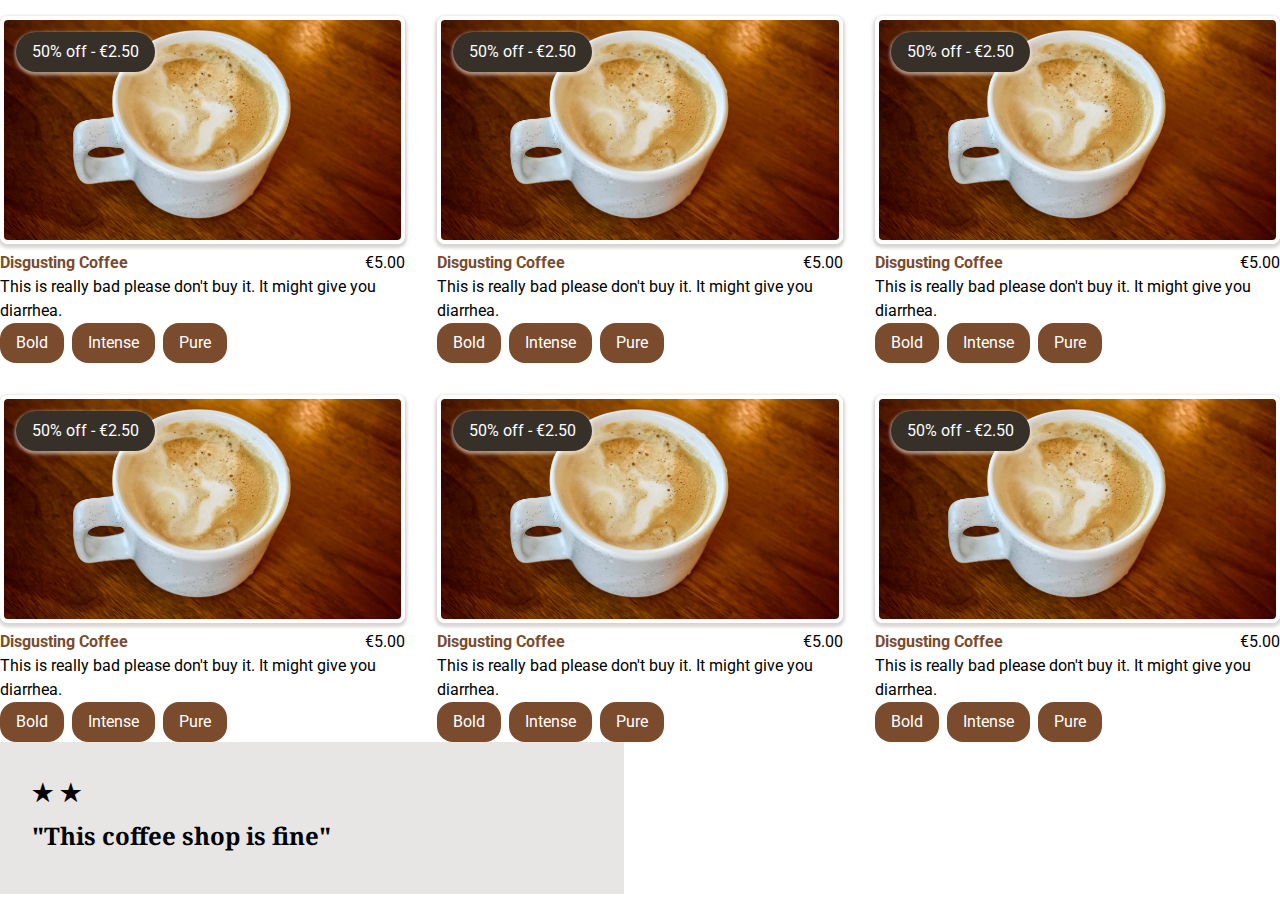
<file: coffee/index.html>
<!DOCTYPE html>
<html lang="en">
<head>
    <meta charset="UTF-8">
    <meta name="viewport" content="width=device-width, initial-scale=1.0">

    <link rel="stylesheet" href="style.css">

    <title>Coffee Shop</title>
</head>
<body>
    
    <main class="container">
        
        <section class="grid-3col gap-3">

            <!-- A Column -->
            <div class="col">
                <figure class="product-image">
                    <img src="assets/coffee-cup.jpeg" alt="">
                    <figcaption class="product-tag">50% off - &euro;2.50</figcaption>
                </figure>

                <div class="d-flex flex-between">
                    <strong class="text-primary">Disgusting Coffee</strong>
                    <span>&euro;5.00</span>
                </div>

                <p class="line-2">This is really bad please don't buy it. It might give you diarrhea.</p>

                <div class="tags">
                    <a href="#" class="tag-item">Bold</a>
                    <a href="#" class="tag-item">Intense</a>
                    <a href="#" class="tag-item">Pure</a>
                </div>
            </div>

            <!-- A Column -->
            <div class="col">
                <figure class="product-image">
                    <img src="assets/coffee-cup.jpeg" alt="">
                    <figcaption class="product-tag">50% off - &euro;2.50</figcaption>
                </figure>

                <div class="d-flex flex-between">
                    <strong class="text-primary">Disgusting Coffee</strong>
                    <span>&euro;5.00</span>
                </div>

                <p class="line-2">This is really bad please don't buy it. It might give you diarrhea.</p>

                <div class="tags">
                    <a href="#" class="tag-item">Bold</a>
                    <a href="#" class="tag-item">Intense</a>
                    <a href="#" class="tag-item">Pure</a>
                </div>
            </div>

            <!-- A Column -->
            <div class="col">
                <figure class="product-image">
                    <img src="assets/coffee-cup.jpeg" alt="">
                    <figcaption class="product-tag">50% off - &euro;2.50</figcaption>
                </figure>

                <div class="d-flex flex-between">
                    <strong class="text-primary">Disgusting Coffee</strong>
                    <span>&euro;5.00</span>
                </div>

                <p class="line-2">This is really bad please don't buy it. It might give you diarrhea.</p>

                <div class="tags">
                    <a href="#" class="tag-item">Bold</a>
                    <a href="#" class="tag-item">Intense</a>
                    <a href="#" class="tag-item">Pure</a>
                </div>
            </div>

            <!-- A Column -->
            <div class="col">
                <figure class="product-image">
                    <img src="assets/coffee-cup.jpeg" alt="">
                    <figcaption class="product-tag">50% off - &euro;2.50</figcaption>
                </figure>

                <div class="d-flex flex-between">
                    <strong class="text-primary">Disgusting Coffee</strong>
                    <span>&euro;5.00</span>
                </div>

                <p class="line-2">This is really bad please don't buy it. It might give you diarrhea.</p>

                <div class="tags">
                    <a href="#" class="tag-item">Bold</a>
                    <a href="#" class="tag-item">Intense</a>
                    <a href="#" class="tag-item">Pure</a>
                </div>
            </div>

            <!-- A Column -->
            <div class="col">
                <figure class="product-image">
                    <img src="assets/coffee-cup.jpeg" alt="">
                    <figcaption class="product-tag">50% off - &euro;2.50</figcaption>
                </figure>

                <div class="d-flex flex-between">
                    <strong class="text-primary">Disgusting Coffee</strong>
                    <span>&euro;5.00</span>
                </div>

                <p class="line-2">This is really bad please don't buy it. It might give you diarrhea.</p>

                <div class="tags">
                    <a href="#" class="tag-item">Bold</a>
                    <a href="#" class="tag-item">Intense</a>
                    <a href="#" class="tag-item">Pure</a>
                </div>
            </div>

            <!-- A Column -->
            <div class="col">
                <figure class="product-image">
                    <img src="assets/coffee-cup.jpeg" alt="">
                    <figcaption class="product-tag">50% off - &euro;2.50</figcaption>
                </figure>

                <div class="d-flex flex-between">
                    <strong class="text-primary">Disgusting Coffee</strong>
                    <span>&euro;5.00</span>
                </div>

                <p class="line-2">This is really bad please don't buy it. It might give you diarrhea.</p>

                <div class="tags">
                    <a href="#" class="tag-item">Bold</a>
                    <a href="#" class="tag-item">Intense</a>
                    <a href="#" class="tag-item">Pure</a>
                </div>
            </div>

        </section>

        <section class="grid-2col gap-3">

            <div class="bg-muted p-3">
                <h2>
                    &#9733;
                    &#9733;
                </h2>

                <h2>
                    "This coffee shop is fine"
                </h2>
            </div>

        </section>
        
    </main>
    
</body>
</html>
</file>
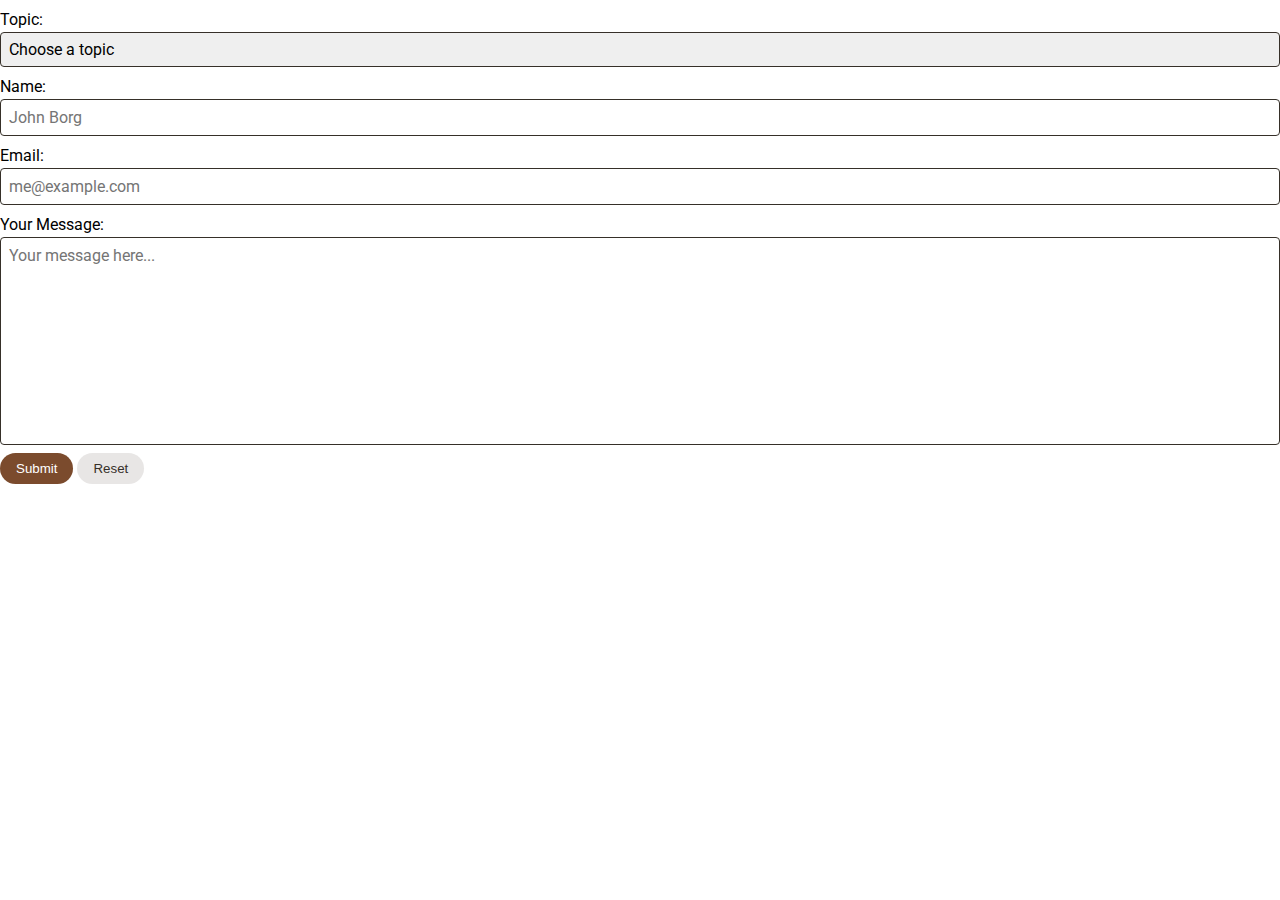
<file: coffee/contact.html>
<!DOCTYPE html>
<html lang="en">
<head>
    <meta charset="UTF-8">
    <meta name="viewport" content="width=device-width, initial-scale=1.0">

    <link rel="stylesheet" href="style.css">

    <title>Contact Form</title>
</head>
<body>
    
    <form action="mailto:info@coffee.com" method="post" enctype="text/plain" class="contact-form">

        <div>
            <label for="input-topic">Topic:</label>
            <select name="topic" id="input-topic" required>
                <option value="" disabled selected>Choose a topic</option>
                <option value="I love coffee">I love coffee</option>
                <option value="I hate coffee">I hate coffee</option>
            </select>
        </div>

        <div>
            <!-- Labels can be linked to inputs using ID -->
            <label for="input-name">Name:</label>
            <input type="text" name="name"
                id="input-name"
                placeholder="John Borg"
                required
                minlength="4">
        </div>

        <div>
            <label for="input-email">Email:</label>
            <input type="email" name="email"
                id="input-email"
                placeholder="me@example.com"
                required>
        </div>

        <div>
            <label for="input-message">Your Message:</label>
            <textarea name="message" id="input-message"
                placeholder="Your message here..."
                cols="30"
                rows="10"
                required
                minlength="20"></textarea>
        </div>

        <button type="submit" class="btn btn-primary">Submit</button>
        <button type="reset" class="btn btn-secondary">Reset</button>
    </form>

</body>
</html>
</file>
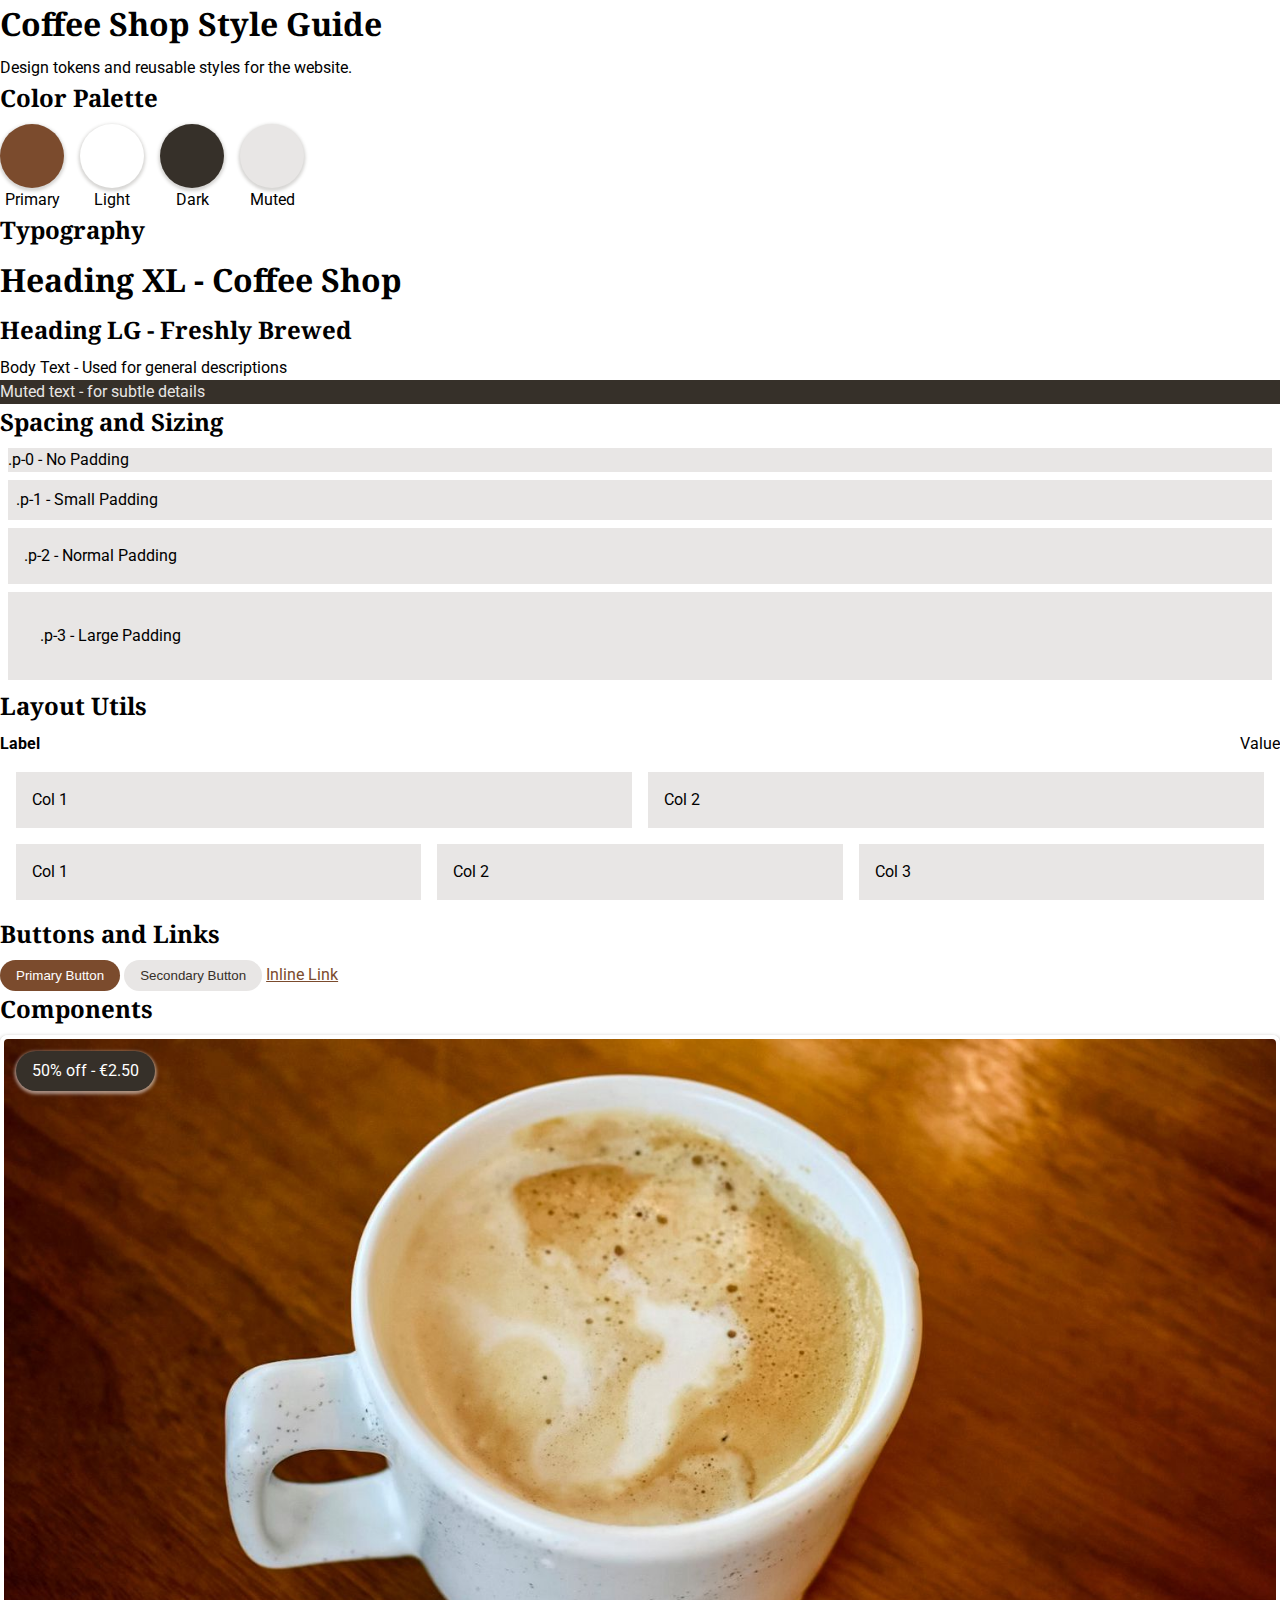
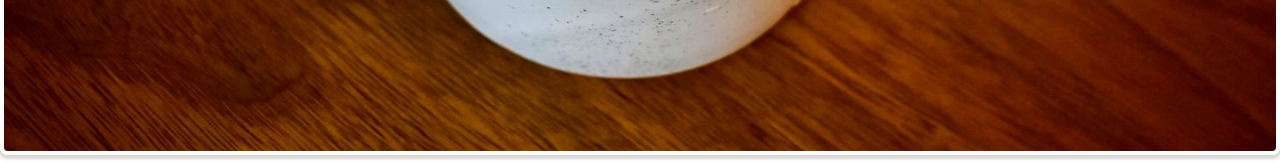
<file: coffee/style-guide.html>
<!DOCTYPE html>
<html lang="en">
<head>
    <meta charset="UTF-8">
    <meta name="viewport" content="width=device-width, initial-scale=1.0">

    <link rel="stylesheet" href="style.css">

    <title>Coffee Shop Style Guide</title>
</head>
<body>
    
    <main>
        <h1>Coffee Shop Style Guide</h1>
        <p>Design tokens and reusable styles for the website.</p>

        <!-- Color Palette -->
        <section id="colors">
            <h2>Color Palette</h2>

            <article class="swatches d-flex gap-2">

                <!-- Color Swatch -->
                <div class="swatch">
                    <div class="swatch-value bg-primary"></div>
                    <p class="swatch-name">Primary</p>
                </div>

                <!-- Color Swatch -->
                <div class="swatch">
                    <div class="swatch-value bg-light"></div>
                    <p class="swatch-name">Light</p>
                </div>

                <!-- Color Swatch -->
                <div class="swatch">
                    <div class="swatch-value bg-dark"></div>
                    <p class="swatch-name">Dark</p>
                </div>

                <!-- Color Swatch -->
                <div class="swatch">
                    <div class="swatch-value bg-muted"></div>
                    <p class="swatch-name">Muted</p>
                </div>

            </article>
        </section>

        <!-- Fonts and Typography -->
        <section id="typography">
            <h2>Typography</h2>

            <h1 class="heading-xl">Heading XL - Coffee Shop</h1>
            <h2 class="heading-lg">Heading LG - Freshly Brewed</h2>
            <p>Body Text - Used for general descriptions</p>
            <p class="text-muted bg-dark">Muted text - for subtle details</p>
        </section>

        <!-- Spacing and Sizing -->
        <section id="spacing">
            <h2>Spacing and Sizing</h2>

            <div class="bg-muted p-0 m-1">.p-0 - No Padding</div>
            <div class="bg-muted p-1 m-1">.p-1 - Small Padding</div>
            <div class="bg-muted p-2 m-1">.p-2 - Normal Padding</div>
            <div class="bg-muted p-3 m-1">.p-3 - Large Padding</div>
        </section>

        <!-- Layout Utils -->
        <section id="layout">
            <h2>Layout Utils</h2>

            <div class="d-flex flex-between">
                <strong>Label</strong> <!-- bold -->
                <span>Value</span> <!-- text -->
            </div>

            <div class="grid-2col gap-2 m-2">
                <div class="bg-muted p-2">Col 1</div>
                <div class="bg-muted p-2">Col 2</div>
            </div>

            <div class="grid-3col gap-2 m-2">
                <div class="bg-muted p-2">Col 1</div>
                <div class="bg-muted p-2">Col 2</div>
                <div class="bg-muted p-2">Col 3</div>
            </div>
        </section>

        <!-- Buttons and Links -->
        <section id="buttons">
            <h2>Buttons and Links</h2>

            <button class="btn btn-primary">Primary Button</button>
            <button class="btn btn-secondary">Secondary Button</button>
            <a href="#" class="link">Inline Link</a>
        </section>

        <!-- Components -->
        <section id="components">
            <h2>Components</h2>

            <!-- Product Image -->
            <figure class="product-image">
                <img src="assets/coffee-cup.jpeg" alt="">
                <figcaption class="product-tag">50% off - &euro;2.50</figcaption>
            </figure>
        </section>
    </main>

</body>
</html>
</file>
<file: coffee/style.css>
/* Imports the Google Fonts */
@import url('https://fonts.googleapis.com/css2?family=Noto+Serif:ital,wght@0,100..900;1,100..900&family=Roboto:ital,wght@0,100..900;1,100..900&display=swap');

/* Variables for this website */
:root {
    --primary: #7b4b2d;
    --primary-tint: #a16e4e;
    --primary-shade: #5d3116;

    --light: #ffffff;
    --dark: #363029;

    --muted: #e8e6e5;
    --muted-tint: #f8f6f5;
    --muted-shade: #c8c6c5;

    --font-normal: Roboto, Arial, sans-serif;
    --font-heading: 'Noto Serif', serif;

    --space-0: 0; /* 0px */
    --space-1: 0.5rem; /* 8px */
    --space-2: 1rem; /* 16px */
    --space-3: 2rem; /* 32px */

    --shadow-dark: 0 0.1rem 0.2rem 0.1rem rgba(54, 48, 41, 0.2);
    --shadow-light: 0 0.1rem 0.2rem 0.1rem rgba(255, 255, 255, 0.5);
}

/* CSS Reset */
* {
    box-sizing: border-box;
    /* will force elements to scale from the border instead */
    margin: 0;
    padding: 0;
}

body {
    font-family: var(--font-normal);
    line-height: 1.5;
}

h1, h2, h3, h4, h5, h6 {
    font-family: var(--font-heading);
    margin-bottom: 0.5rem;
}

/*********************** BUTTONS ***********************/
.btn {
    border: none;
    border-radius: var(--space-2);
    padding: var(--space-1) var(--space-2);
    cursor: pointer;
}

.btn-primary {
    background-color: var(--primary);
    color: var(--light);
}
.btn-primary:hover {
    background-color: var(--primary-tint);
}
.btn-primary:active {
    background-color: var(--primary-shade);
}

.btn-secondary {
    background-color: var(--muted);
    color: var(--dark);
}
.btn-secondary:hover {
    background-color: var(--muted-tint);
}
.btn-secondary:active {
    background-color: var(--muted-shade);
}

.link {
    color: var(--primary);
    text-decoration: underline;
}
.link:hover {
    color: var(--primary-tint);
}
.link:active {
    color: var(--primary-shade);
}

/*********************** COLORS ***********************/
.bg-primary { background-color: var(--primary); } /* var() looks for a variable */
.bg-light { background-color: var(--light); }
.bg-dark { background-color: var(--dark); }
.bg-muted { background-color: var(--muted); }

.text-primary { color: var(--primary); }
.text-light { color: var(--light); }
.text-dark { color: var(--dark); }
.text-muted { color: var(--muted); }

.shadow-dark { box-shadow: var(--shadow-dark); }
.shadow-light { box-shadow: var(--shadow-light); }

/*********************** COMPONENTS ***********************/
.product-image {
    position: relative;
    /* This will tell the product-tag to behave */
}

.product-image img {
    aspect-ratio: 16 / 9;
    width: 100%;
    object-fit: cover;

    border: 4px solid var(--light);
    border-radius: var(--space-1);

    box-shadow: var(--shadow-dark);
}

.product-image .product-tag {
    background-color: var(--dark);
    color: var(--light);
    box-shadow: var(--shadow-light);

    padding: var(--space-1) var(--space-2);
    border-radius: var(--space-3);

    position: absolute;
    top: var(--space-2);
    left: var(--space-2);
}

.profile {
    display: grid;
    grid-template-rows: repeat(2, 1fr);
    grid-template-columns: auto 1fr;

    column-gap: var(--space-2);
}

.profile img {
    grid-column: 1;
    grid-row: span 2;

    aspect-ratio: 1 / 1;
    width: 3rem;
    object-fit: cover;
    border-radius: 100%;
}

.profile .name {
    grid-column: 2;
    grid-row: 1;
}

.profile .job-title {
    grid-column: 2;
    grid-row: 2;
}

.tags {
    display: flex;
    gap: var(--space-1);
    list-style: none;
}
.tags .tag-item {
    background-color: var(--primary);
    color: var(--light);
    text-decoration: none;

    border-radius: var(--space-2);
    padding: var(--space-1) var(--space-2);
}

/*********************** LAYOUT ***********************/
.container {
    max-width: 1280px;
    margin: var(--space-2) auto var(--space-0);
}

.d-flex { display: flex; }

.flex-between { justify-content: space-between; }

.grid-2col {
    display: grid;
    grid-template-columns: repeat(2, 1fr); /* repeat 1fr twice */
}

.grid-3col {
    display: grid;
    grid-template-columns: repeat(3, 1fr); /* repeat 1fr twice */
}

/*********************** SPACING ***********************/
.m-0 { margin: var(--space-0); }
.m-1 { margin: var(--space-1); }
.m-2 { margin: var(--space-2); }
.m-3 { margin: var(--space-3); }

.p-0 { padding: var(--space-0); }
.p-1 { padding: var(--space-1); }
.p-2 { padding: var(--space-2); }
.p-3 { padding: var(--space-3); }

.gap-0 { gap: var(--space-0); }
.gap-1 { gap: var(--space-1); }
.gap-2 { gap: var(--space-2); }
.gap-3 { gap: var(--space-3); }

/*********************** SWATCHES ***********************/
.swatches {
    display: flex; /* organizes children elements in a line */
}

.swatch .swatch-value {
    aspect-ratio: 1 / 1;
    width: 4rem; /* em - Root font size (16px) */
    border-radius: 100%;
    box-shadow: var(--shadow-dark);
}

.swatch .swatch-name {
    text-align: center;
}

/*********************** TEXT ***********************/
.line-1 {
    display: -webkit-box; /* Chrome-based browsers */
    -webkit-box-orient: vertical;
    -webkit-line-clamp: 1;
    line-clamp: 1;

    height: 1.5em;
    overflow: clip;
    text-overflow: ellipsis;
}

.line-2 {
    display: -webkit-box; /* Chrome-based browsers */
    -webkit-box-orient: vertical;
    -webkit-line-clamp: 2;
    line-clamp: 2;

    height: 3em;
    overflow: clip;
    text-overflow: ellipsis;
}

/*********************** CONTACT FORM ***********************/
.contact-form label {
    display: block;
}

.contact-form input,
.contact-form textarea,
.contact-form select {
    appearance: none;

    border-color: var(--dark);
    border-width: 1px;
    border-style: solid;
    border-radius: 4px;

    display: block;
    width: 100%;

    font-family: var(--font-normal);
    font-size: 1em;

    padding: var(--space-1);
}

.contact-form textarea {
    resize: none;
}

.contact-form div {
    margin: var(--space-1) 0;
}

/*********************** MOBILE LAYOUT ***********************/
@media (max-width: 600px) {

    .sm-grid-1col {
        display: grid;
        grid-template-columns: 1fr;
    }

    .sm-grid-2col {
        display: grid;
        grid-template-columns: repeat(2, 1fr);
    }

}
</file>
